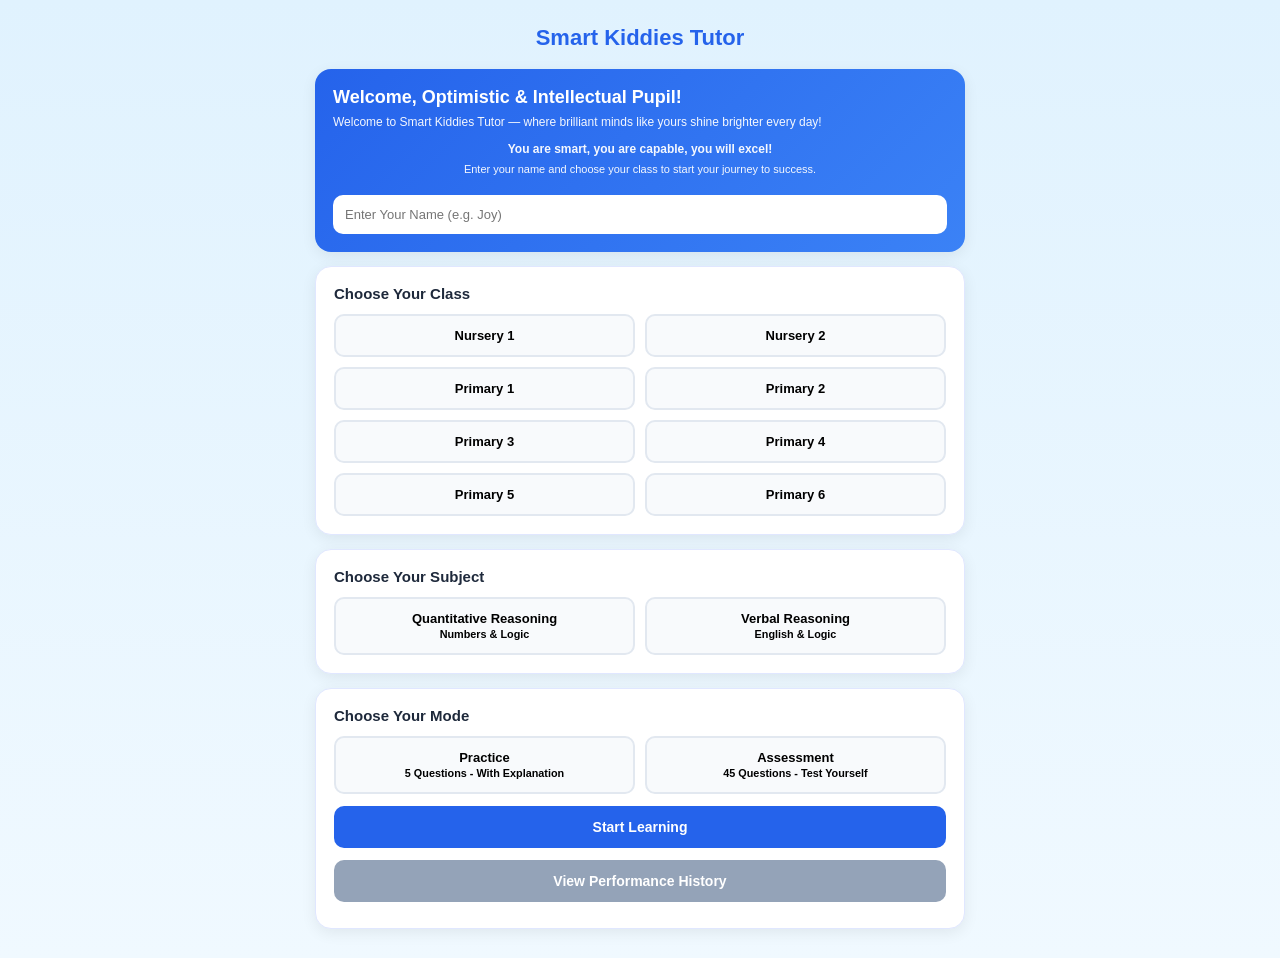
<file: index.html>
<!DOCTYPE html><html><head><meta charset='UTF-8'><meta name='viewport' content='width=device-width, initial-scale=1.0'><title>Smart Kiddies Tutor</title><style>*{box-sizing:border-box;margin:0;padding:0;font-family:'Segoe UI',Arial,sans-serif}body{background:linear-gradient(180deg,#e0f2fe 0%,#f0f9ff 100%);min-height:100vh;padding:15px}.top-title{text-align:center;color:#2563eb;font-size:22px;font-weight:800;margin:10px 0 18px}.card{background:white;border-radius:16px;padding:18px;margin:0 auto 14px;max-width:650px;box-shadow:0 4px 15px rgba(0,0,0,.07);border:1px solid #e0e7ff}.card-blue{background:linear-gradient(135deg,#2563eb,#3b82f6);color:white;border:none}.card-blue h2{font-size:18px;margin-bottom:6px} .card-blue p{font-size:12px;opacity:.95;line-height:1.4;margin-bottom:8px}.input-name{width:100%;padding:12px;border-radius:10px;border:none;margin-top:10px;font-size:13px;outline:none}h3.section-title{font-size:15px;color:#1e293b;margin-bottom:12px} .grid2{display:grid;grid-template-columns:1fr 1fr;gap:10px}.class-btn,.subject-btn,.mode-btn{border:2px solid #e2e8f0;border-radius:10px;padding:12px;text-align:center;cursor:pointer;font-size:13px;font-weight:600;background:#f8fafc;transition:.2s}.class-btn.selected,.subject-btn.selected,.mode-btn.selected{border-color:#2563eb;background:#eff6ff;color:#2563eb;transform:scale(1.02)}.btn{width:100%;padding:13px;border:none;border-radius:10px;font-weight:700;cursor:pointer;margin-top:12px;font-size:14px}.btn-primary{background:#2563eb;color:white} .btn-secondary{background:#94a3b8;color:white} .btn-danger{background:#f43f5e;color:white}.hidden{display:none} .progress{height:8px;background:#e2e8f0;border-radius:4px;overflow:hidden;margin:10px 0} .bar{height:100%;background:#2563eb;transition:.3s}.q-box{background:#f8fafc;border-radius:12px;padding:14px;margin:10px 0;border:1px solid #e2e8f0} .opt{padding:11px;border:2px solid #e2e8f0;border-radius:8px;margin:6px 0;cursor:pointer;background:white;font-size:13px} .opt.correct{background:#dcfce7;border-color:#22c55e} .opt.wrong{background:#fee2e2;border-color:#ef4444} .explain{background:#fffbeb;border:1px solid #fde68a;border-radius:8px;padding:8px;margin-top:8px;font-size:12px} .score-big{font-size:48px;font-weight:900;color:#2563eb;text-align:center} .hist-item{display:flex;justify-content:space-between;padding:14px;border-radius:12px;margin:10px 0;font-size:12px;cursor:pointer;background:linear-gradient(135deg,#ffffff,#f0f9ff);border:2px solid #e0e7ff;box-shadow:0 2px 8px rgba(0,0,0,.05);transition:.2s} .hist-item:hover{border-color:#2563eb;background:linear-gradient(135deg,#eff6ff,#dbeafe);transform:translateY(-2px);box-shadow:0 4px 12px rgba(37,99,235,.15)} .err{color:#ef4444;font-size:12px;margin-top:8px} .top-row{display:flex;justify-content:space-between;font-size:11px;color:#64748b;font-weight:700} .dash-box{background:#f1f5f9;border-radius:10px;padding:10px;margin-top:10px;display:flex;justify-content:space-between;align-items:center;font-size:12px}.cert-overlay{position:fixed;top:0;left:0;right:0;bottom:0;background:rgba(0,0,0,.7);display:flex;align-items:center;justify-content:center;z-index:999;padding:12px;overflow-y:auto}.cert-premium{width:100%;max-width:700px;background:linear-gradient(135deg,#ffffff 0%,#f0f9ff 100%);border-radius:12px;padding:6px;box-shadow:0 20px 60px rgba(0,0,0,.4);position:relative}.cert-inner{background:radial-gradient(ellipse at center,#ffffff 0%,#f8fbff 100%);border:8px double #d4af37;border-radius:8px;padding:28px 24px;text-align:center;position:relative;overflow:hidden}.cert-ribbon{background:linear-gradient(90deg,#d4af37,#fde68a,#d4af37);color:#7c5a00;font-weight:900;font-size:13px;letter-spacing:2px;padding:8px 20px;border-radius:20px;display:inline-block;margin-bottom:10px;box-shadow:0 2px 8px rgba(212,175,55,.4)}.cert-title{font-size:26px;font-weight:900;color:#1e3a8a;font-family:'Times New Roman',serif;letter-spacing:1px;margin:10px 0;text-shadow:1px 1px 0 #d4af37}.gold-line{height:3px;background:linear-gradient(90deg,transparent,#d4af37,#fde68a,#d4af37,transparent);margin:14px 0;border-radius:2px}.cert-to{font-style:italic;color:#1e3a8a;font-family:'Times New Roman',serif;font-size:18px;margin:6px 0}.cert-name{font-size:42px;font-weight:900;color:#1e40af;margin:14px 0;text-transform:uppercase;letter-spacing:2px;text-shadow:2px 2px 0 rgba(212,175,55,.3);font-family:'Times New Roman',serif}.cert-score-box{background:linear-gradient(135deg,#d4af37,#fde68a);color:#1e3a8a;padding:12px 24px;border-radius:12px;display:inline-block;margin:12px 0;box-shadow:0 4px 15px rgba(212,175,55,.4)}.cert-score-big{font-size:44px;font-weight:900} .cert-score-small{font-size:12px;font-weight:700}.cert-detail{font-size:13px;color:#334155;margin:3px 0;font-weight:600} .cert-motto{background:linear-gradient(90deg,#dbeafe,#eff6ff,#dbeafe);border:1px solid #d4af37;border-radius:8px;padding:10px;font-style:italic;color:#1e3a8a;font-size:12px;margin:14px 0;font-weight:600}.cert-bottom{display:flex;justify-content:space-between;align-items:end;margin-top:18px;flex-wrap:wrap;gap:10px}.cert-seal{width:110px;height:110px;background:radial-gradient(circle,#fde68a 0%,#d4af37 50%,#b8941f 100%);border-radius:50%;display:flex;flex-direction:column;align-items:center;justify-content:center;color:#1e3a8a;font-weight:900;font-size:9px;border:3px solid #fff;box-shadow:0 4px 15px rgba(0,0,0,.2)}.cert-sig{text-align:center;flex:1;min-width:100px} .cert-sig-line{border-top:1.5px solid #1e3a8a;width:110px;margin:0 auto 4px} .cert-sig-label{font-size:11px;color:#475569;font-weight:600}@media print{body *{visibility:hidden} .cert-premium, .cert-premium *{visibility:visible} .cert-premium{position:absolute;left:0;top:0;width:100%;box-shadow:none} .no-print{display:none}}}</style></head><body>
<div class="top-title">Smart Kiddies Tutor</div>
<div id="setup"><div class="card card-blue"><h2>Welcome, Optimistic & Intellectual Pupil!</h2><p>Welcome to Smart Kiddies Tutor — where brilliant minds like yours shine brighter every day!</p><p style="font-weight:700;text-align:center;margin:10px 0 4px">You are smart, you are capable, you will excel!</p><p style="text-align:center;font-size:11px">Enter your name and choose your class to start your journey to success.</p><input id="studentName" class="input-name" placeholder="Enter Your Name (e.g. Joy)"></div><div class="card"><h3 class="section-title">Choose Your Class</h3><div class="grid2"><div class="class-btn" data-class="Nursery 1" onclick="selectClass(this)">Nursery 1</div><div class="class-btn" data-class="Nursery 2" onclick="selectClass(this)">Nursery 2</div><div class="class-btn" data-class="Primary 1" onclick="selectClass(this)">Primary 1</div><div class="class-btn" data-class="Primary 2" onclick="selectClass(this)">Primary 2</div><div class="class-btn" data-class="Primary 3" onclick="selectClass(this)">Primary 3</div><div class="class-btn" data-class="Primary 4" onclick="selectClass(this)">Primary 4</div><div class="class-btn" data-class="Primary 5" onclick="selectClass(this)">Primary 5</div><div class="class-btn" data-class="Primary 6" onclick="selectClass(this)">Primary 6</div></div></div><div class="card"><h3 class="section-title">Choose Your Subject</h3><div class="grid2"><div class="subject-btn" data-sub="Quantitative" onclick="selectSubject(this)"><b>Quantitative Reasoning</b><br><small>Numbers & Logic</small></div><div class="subject-btn" data-sub="Verbal" onclick="selectSubject(this)"><b>Verbal Reasoning</b><br><small>English & Logic</small></div></div></div><div class="card"><h3 class="section-title">Choose Your Mode</h3><div class="grid2"><div class="mode-btn" data-mode="Practice" onclick="selectMode(this)"><b>Practice</b><br><small>5 Questions - With Explanation</small></div><div class="mode-btn" data-mode="Assessment" onclick="selectMode(this)"><b>Assessment</b><br><small>45 Questions - Test Yourself</small></div></div><button class="btn btn-primary" onclick="startQuiz()">Start Learning</button><button class="btn btn-secondary" onclick="showHistory()">View Performance History</button><div id="errorMsg" class="err"></div></div></div>
<div id="quiz" class="hidden" style="max-width:650px;margin:0 auto"><div class="card"><div class="top-row"><span id="modeBadge"></span><span id="classBadge"></span><span id="progressText"></span></div><div class="progress"><div class="bar" id="progressBar"></div></div><div class="q-box"><h3 id="questionText" style="font-size:14px"></h3><div id="optionsContainer"></div><div id="feedbackBox" class="hidden"></div></div><button class="btn btn-primary hidden" id="nextBtn" onclick="nextQuestion()">Next →</button><button class="btn btn-primary hidden" id="finishBtn" onclick="finishQuiz()">Finish & See Score</button><div class="dash-box"><span id="dashName"></span><span id="dashScore">Score: 0</span><button onclick="exitQuiz()" style="border:none;background:#f43f5e;color:white;padding:5px 12px;border-radius:6px;cursor:pointer">Exit</button></div></div></div>
<div id="result" class="hidden" style="max-width:650px;margin:0 auto"><div class="card"><h2 style="text-align:center">Result</h2><div class="score-big" id="scoreDisplay"></div><p id="encourageMsg" style="text-align:center;font-weight:800;margin:6px 0;font-size:16px"></p><p id="scoreDetails" style="text-align:center;margin:8px 0;font-size:13px;color:#475569"></p><div id="reviewContainer"></div><button class="btn btn-primary" onclick="showCertificateFromResult()">🎓 View & Print Premium Certificate</button><button class="btn btn-primary" style="background:#16a34a" onclick="resetApp()">Back to Home</button><button class="btn btn-secondary" onclick="showHistory()">View Performance History</button></div></div>
<div id="history" class="hidden" style="max-width:650px;margin:0 auto"><div class="card"><h3 style="font-size:15px">Performance History - Click for Certificate</h3><p style="font-size:11px;color:#64748b;margin:4px 0 12px">✨ Tap any card below to view your premium designed certificate ✨</p><div id="historyList"></div><button class="btn btn-danger" onclick="clearHistory()">Clear History</button><button class="btn btn-secondary" onclick="resetApp()">Back to Home</button></div></div>
<div id="certModal" class="hidden"><div class="cert-overlay" onclick="closeCert(event)"><div class="cert-premium" onclick="event.stopPropagation()"><div class="cert-inner"><div class="cert-ribbon">SMART KIDDIES TUTOR</div><div class="cert-title">Certificate of Achievement</div><div class="gold-line"></div><p class="cert-to">This is to certify that</p><div class="cert-name" id="certName">JOY</div><div class="cert-score-box"><div class="cert-score-big" id="certScore">100%</div><div class="cert-score-small" id="certScoreText">10/10 - Excellent</div></div><p class="cert-detail" id="certClass">Nursery 1 - Quantitative Reasoning</p><p class="cert-detail" id="certMode">Practice Mode - 5 Questions</p><p class="cert-detail">Date: <span id="certDate">21/10/2026</span></p><div class="cert-motto">"You are smart, you are capable, you will excel!"</div><div class="cert-bottom"><div class="cert-sig"><div class="cert-sig-line"></div><div class="cert-sig-label">Date</div><div style="font-size:11px;margin-top:4px" id="certDate2">21/10/2026</div></div><div class="cert-seal"><div style="margin-top:18px">SMART<br>KIDDIES<br>TUTOR</div><div style="background:#1e3a8a;color:white;padding:2px 8px;border-radius:4px;margin-top:4px;font-size:8px">EXCELLENCE</div></div><div class="cert-sig"><div style="display:flex;gap:20px;justify-content:center"><div><div class="cert-sig-line" style="width:70px"></div><div class="cert-sig-label">Director</div></div><div><div class="cert-sig-line" style="width:70px"></div><div class="cert-sig-label">Class Teacher</div></div></div></div></div><div class="no-print" style="display:flex;gap:10px;margin-top:15px"><button class="btn btn-primary" onclick="printCert()" style="margin:0;flex:1">🖨️ Print Certificate</button><button class="btn btn-secondary" onclick="closeCert()" style="margin:0;flex:1">Close</button></div></div></div></div></div>
<script>
const NurseryQ=[{q:"What number is 1?",o:["One","Two","Three"],a:"One",e:"1 is One."},{q:"What number is 2?",o:["One","Two","Three"],a:"Two",e:"2 is Two."},{q:"What number is 3?",o:["Two","Three","Four"],a:"Three",e:"3 is Three."},{q:"Count 1 apple",o:["1","2","3"],a:"1",e:"1 apple."},{q:"Count 2 stars",o:["1","2","3"],a:"2",e:"2 stars."},{q:"Count 3 balls",o:["2","3","4"],a:"3",e:"3 balls."},{q:"What comes after 1?",o:["2","3","4"],a:"2",e:"After 1 is 2."},{q:"What comes before 3?",o:["1","2","4"],a:"2",e:"Before 3 is 2."},{q:"1 + 1 = ?",o:["1","2","3"],a:"2",e:"1+1=2."},{q:"2 + 1 = ?",o:["2","3","4"],a:"3",e:"2+1=3."},{q:"Biggest? 1, 2, 3",o:["1","2","3"],a:"3",e:"3 biggest."},{q:"Smallest? 3, 2, 1",o:["3","2","1"],a:"1",e:"1 smallest."},{q:"How many eyes?",o:["1","2","3"],a:"2",e:"2 eyes."},{q:"How many hands?",o:["1","2","3"],a:"2",e:"2 hands."},{q:"What is 0?",o:["Zero","One","Two"],a:"Zero",e:"0 is Zero."},{q:"Count 4 cups",o:["3","4","5"],a:"4",e:"4 cups."},{q:"Count 5 books",o:["4","5","6"],a:"5",e:"5 books."},{q:"2 + 2 = ?",o:["3","4","5"],a:"4",e:"2+2=4."},{q:"3 + 1 = ?",o:["3","4","5"],a:"4",e:"3+1=4."},{q:"What after 2?",o:["1","3","4"],a:"3",e:"After 2 is 3."},{q:"What before 2?",o:["0","1","3"],a:"1",e:"Before 2 is 1."},{q:"Which is more? 1 or 2?",o:["1","2","Same"],a:"2",e:"2 more than 1."},{q:"Which is less? 2 or 1?",o:["2","1","Same"],a:"1",e:"1 less than 2."},{q:"Count 2 dogs",o:["1","2","3"],a:"2",e:"2 dogs."},{q:"Count 3 cats",o:["2","3","4"],a:"3",e:"3 cats."},{q:"What is 2?",o:["Two","Three","Four"],a:"Two",e:"2 is Two."},{q:"What is 4?",o:["Three","Four","Five"],a:"Four",e:"4 is Four."},{q:"What is 5?",o:["Four","Five","Six"],a:"Five",e:"5 is Five."},{q:"4 - 1 = ?",o:["2","3","4"],a:"3",e:"4-1=3."},{q:"3 - 1 = ?",o:["1","2","3"],a:"2",e:"3-1=2."},{q:"2 - 1 = ?",o:["0","1","2"],a:"1",e:"2-1=1."},{q:"Which is same? 2 and 2?",o:["Same","Different"],a:"Same",e:"2 and 2 same."},{q:"What after 3?",o:["2","4","5"],a:"4",e:"After 3 is 4."},{q:"What before 4?",o:["2","3","5"],a:"3",e:"Before 4 is 3."},{q:"Count 1 nose",o:["1","2","3"],a:"1",e:"1 nose."},{q:"Count 2 ears",o:["1","2","3"],a:"2",e:"2 ears."},{q:"How many legs cat?",o:["2","4","6"],a:"4",e:"Cat 4 legs."},{q:"What number is 3?",o:["Two","Three","Four"],a:"Three",e:"3 is Three."},{q:"Biggest? 2, 5, 1",o:["2","5","1"],a:"5",e:"5 biggest."},{q:"Smallest? 5, 3, 4",o:["5","3","4"],a:"3",e:"3 smallest."},{q:"1 + 2 = ?",o:["2","3","4"],a:"3",e:"1+2=3."},{q:"1 + 3 = ?",o:["3","4","5"],a:"4",e:"1+3=4."},{q:"2 + 3 = ?",o:["4","5","6"],a:"5",e:"2+3=5."},{q:"What after 4?",o:["3","5","6"],a:"5",e:"After 4 is 5."},{q:"What before 5?",o:["3","4","6"],a:"4",e:"Before 5 is 4."},{q:"Count 4 legs table?",o:["2","4","6"],a:"4",e:"Table 4 legs."},{q:"Count 5 fingers?",o:["4","5","6"],a:"5",e:"5 fingers."},{q:"What is 1?",o:["One","Two","Three"],a:"One",e:"1 is One."},{q:"Which is 3?",o:["2","3","4"],a:"3",e:"3 is Three."},{q:"Which is 5?",o:["4","5","6"],a:"5",e:"5 is Five."}];const NurseryV=[{q:"Which is letter? A, 1, 2",o:["A","1","2"],a:"A",e:"A is letter."},{q:"Which letter after A?",o:["B","C","D"],a:"B",e:"After A is B."},{q:"Which is A? Apple or 1?",o:["Apple","1","2"],a:"Apple",e:"Apple starts A."},{q:"Which begins with B? Ball, Cat, Dog",o:["Ball","Cat","Dog"],a:"Ball",e:"Ball B."},{q:"Which is vowel? A, B, C",o:["A","B","C"],a:"A",e:"A vowel."},{q:"How many letters CAT?",o:["2","3","4"],a:"3",e:"CAT 3 letters."},{q:"Which is word? Cat, 1, 2",o:["Cat","1","2"],a:"Cat",e:"Cat word."},{q:"Which is color? Red, Ball, Cat",o:["Red","Ball","Cat"],a:"Red",e:"Red color."},{q:"Which is animal? Dog, Cup, Book",o:["Dog","Cup","Book"],a:"Dog",e:"Dog animal."},{q:"Which is fruit? Apple, Chair, Table",o:["Apple","Chair","Table"],a:"Apple",e:"Apple fruit."},{q:"Which begins with C? Cup, Ball, Dog",o:["Cup","Ball","Dog"],a:"Cup",e:"Cup C."},{q:"Which begins with D? Dog, Egg, Fish",o:["Dog","Egg","Fish"],a:"Dog",e:"Dog D."},{q:"Letter after B?",o:["A","C","D"],a:"C",e:"After B is C."},{q:"Letter before B?",o:["A","C","D"],a:"A",e:"Before B is A."},{q:"Which is big? Elephant or Ant?",o:["Elephant","Ant","Same"],a:"Elephant",e:"Elephant big."},{q:"Which is small? Ant or Elephant?",o:["Ant","Elephant","Same"],a:"Ant",e:"Ant small."},{q:"Opposite of big?",o:["Small","Big","Tall"],a:"Small",e:"Big opposite small."},{q:"Opposite of up?",o:["Down","Up","In"],a:"Down",e:"Up opposite down."},{q:"Which is food? Rice, Shoe, Bag",o:["Rice","Shoe","Bag"],a:"Rice",e:"Rice food."},{q:"Which is body? Hand, Book, Pen",o:["Hand","Book","Pen"],a:"Hand",e:"Hand body."},{q:"Sound of A? Ah, Bu, Ca",o:["Ah","Bu","Ca"],a:"Ah",e:"A Ah."},{q:"Sound of B? Ah, Bu, Ca",o:["Ah","Bu","Ca"],a:"Bu",e:"B Bu."},{q:"First letter Ball?",o:["A","B","C"],a:"B",e:"Ball B."},{q:"Last letter Cat?",o:["C","A","T"],a:"T",e:"Cat T."},{q:"Which rhymes cat? Hat, Dog, Fish",o:["Hat","Dog","Fish"],a:"Hat",e:"Cat Hat rhyme."},{q:"Which is house? Chair, Lion, Fish",o:["Chair","Lion","Fish"],a:"Chair",e:"Chair house."},{q:"Which is day? Monday, Mango, Table",o:["Monday","Mango","Table"],a:"Monday",e:"Monday day."},{q:"Which is vowel? E, B, C",o:["E","B","C"],a:"E",e:"E vowel."},{q:"Which is vowel? I, K, L",o:["I","K","L"],a:"I",e:"I vowel."},{q:"Which is vowel? O, P, Q",o:["O","P","Q"],a:"O",e:"O vowel."},{q:"Which is vowel? U, X, Y",o:["U","X","Y"],a:"U",e:"U vowel."},{q:"Which begins with A? Apple, Ball, Cat",o:["Apple","Ball","Cat"],a:"Apple",e:"Apple A."},{q:"Which begins with E? Egg, Fish, Goat",o:["Egg","Fish","Goat"],a:"Egg",e:"Egg E."},{q:"How many vowels? A,E,I,O,U = ?",o:["3","4","5"],a:"5",e:"5 vowels."},{q:"First alphabet?",o:["A","B","Z"],a:"A",e:"A first."},{q:"Last alphabet?",o:["A","M","Z"],a:"Z",e:"Z last."},{q:"Which begins with M? Mango, Orange, Pear",o:["Mango","Orange","Pear"],a:"Mango",e:"Mango M."},{q:"Which begins with S? Sun, Moon, Star",o:["Sun","Moon","Star"],a:"Sun",e:"Sun S."},{q:"Which begins with Z? Zebra, Apple, Boy",o:["Zebra","Apple","Boy"],a:"Zebra",e:"Zebra Z."},{q:"Which is not letter? A, B, 7",o:["A","B","7"],a:"7",e:"7 number."},{q:"Which word? Book, 5, 9",o:["Book","5","9"],a:"Book",e:"Book word."},{q:"Which is 2 letters? Go, Cat, Ball",o:["Go","Cat","Ball"],a:"Go",e:"Go 2 letters."},{q:"Which is uppercase? a, B, c",o:["a","B","c"],a:"B",e:"B uppercase."},{q:"Which is lowercase? A, b, C",o:["A","b","C"],a:"b",e:"b lowercase."},{q:"Which begins with F? Fish, Goat, Hen",o:["Fish","Goat","Hen"],a:"Fish",e:"Fish F."},{q:"Which begins with G? Goat, Fish, Egg",o:["Goat","Fish","Egg"],a:"Goat",e:"Goat G."},{q:"Which is animal? Cat, Cup, Book",o:["Cat","Cup","Book"],a:"Cat",e:"Cat animal."},{q:"Which is fruit? Banana, Chair, Table",o:["Banana","Chair","Table"],a:"Banana",e:"Banana fruit."},{q:"Opposite of hot?",o:["Cold","Hot","Warm"],a:"Cold",e:"Hot opposite cold."},{q:"Same as happy?",o:["Sad","Happy","Angry"],a:"Happy",e:"Happy same."}];const Primary12Q=[{q:"What is 10?",o:["Ten","Nine","Eight"],a:"Ten",e:"10 Ten."},{q:"What after 9?",o:["8","10","11"],a:"10",e:"After 9 is 10."},{q:"What before 10?",o:["8","9","11"],a:"9",e:"Before 10 is 9."},{q:"Count 10 oranges",o:["9","10","11"],a:"10",e:"10 oranges."},{q:"Count 6 pencils",o:["5","6","7"],a:"6",e:"6 pencils."},{q:"Count 7 birds",o:["6","7","8"],a:"7",e:"7 birds."},{q:"Count 8 cups",o:["7","8","9"],a:"8",e:"8 cups."},{q:"Count 9 balls",o:["8","9","10"],a:"9",e:"9 balls."},{q:"What after 10?",o:["9","11","12"],a:"11",e:"After 10 is 11."},{q:"What after 11?",o:["10","12","13"],a:"12",e:"After 11 is 12."},{q:"What before 11?",o:["9","10","12"],a:"10",e:"Before 11 is 10."},{q:"What before 12?",o:["10","11","13"],a:"11",e:"Before 12 is 11."},{q:"5 + 5 = ?",o:["8","10","12"],a:"10",e:"5+5=10."},{q:"6 + 4 = ?",o:["8","10","12"],a:"10",e:"6+4=10."},{q:"10 - 5 = ?",o:["4","5","6"],a:"5",e:"10-5=5."},{q:"10 - 2 = ?",o:["7","8","9"],a:"8",e:"10-2=8."},{q:"What is 10 + 1?",o:["10","11","12"],a:"11",e:"10+1=11."},{q:"What is 10 + 2?",o:["11","12","13"],a:"12",e:"10+2=12."},{q:"Biggest? 10, 12, 11",o:["10","12","11"],a:"12",e:"12 biggest."},{q:"Smallest? 12, 11, 10",o:["12","11","10"],a:"10",e:"10 smallest."},{q:"What is 15?",o:["Fourteen","Fifteen","Sixteen"],a:"Fifteen",e:"15 Fifteen."},{q:"What is 12?",o:["Eleven","Twelve","Thirteen"],a:"Twelve",e:"12 Twelve."},{q:"What is 20?",o:["Ten","Twenty","Thirty"],a:"Twenty",e:"20 Twenty."},{q:"What after 15?",o:["14","16","17"],a:"16",e:"After 15 is 16."},{q:"What before 15?",o:["13","14","16"],a:"14",e:"Before 15 is 14."},{q:"6 + 2 = ?",o:["7","8","9"],a:"8",e:"6+2=8."},{q:"7 + 3 = ?",o:["9","10","11"],a:"10",e:"7+3=10."},{q:"8 + 2 = ?",o:["9","10","11"],a:"10",e:"8+2=10."},{q:"9 + 1 = ?",o:["9","10","11"],a:"10",e:"9+1=10."},{q:"12 - 2 = ?",o:["9","10","11"],a:"10",e:"12-2=10."},{q:"15 - 5 = ?",o:["9","10","11"],a:"10",e:"15-5=10."},{q:"Which is more? 10 or 15?",o:["10","15","Same"],a:"15",e:"15 more."},{q:"Which is less? 12 or 8?",o:["12","8","Same"],a:"8",e:"8 less."},{q:"Half of 10?",o:["4","5","6"],a:"5",e:"Half 10 is 5."},{q:"Double of 5?",o:["8","10","12"],a:"10",e:"Double 5 is 10."},{q:"Count 15 books",o:["14","15","16"],a:"15",e:"15 books."},{q:"Count 20 students",o:["19","20","21"],a:"20",e:"20 students."},{q:"What after 19?",o:["18","20","21"],a:"20",e:"After 19 is 20."},{q:"What before 20?",o:["18","19","21"],a:"19",e:"Before 20 is 19."},{q:"10 + 5 = ?",o:["14","15","16"],a:"15",e:"10+5=15."},{q:"10 + 10 = ?",o:["15","20","25"],a:"20",e:"10+10=20."},{q:"15 + 2 = ?",o:["16","17","18"],a:"17",e:"15+2=17."},{q:"18 - 3 = ?",o:["14","15","16"],a:"15",e:"18-3=15."},{q:"20 - 10 = ?",o:["8","10","12"],a:"10",e:"20-10=10."},{q:"What is 13?",o:["Twelve","Thirteen","Fourteen"],a:"Thirteen",e:"13 Thirteen."},{q:"What is 14?",o:["Thirteen","Fourteen","Fifteen"],a:"Fourteen",e:"14 Fourteen."},{q:"What is 18?",o:["Seventeen","Eighteen","Nineteen"],a:"Eighteen",e:"18 Eighteen."},{q:"Biggest? 15, 18, 12",o:["15","18","12"],a:"18",e:"18 biggest."},{q:"Smallest? 14, 10, 18",o:["14","10","18"],a:"10",e:"10 smallest."},{q:"Which is same? 10 and 10?",o:["Same","Different"],a:"Same",e:"10 and 10 same."}];const Primary12V=[{q:"Which is noun? Girl, Run, Quickly",o:["Girl","Run","Quickly"],a:"Girl",e:"Girl noun."},{q:"Which is verb? Jump, Book, Table",o:["Jump","Book","Table"],a:"Jump",e:"Jump verb."},{q:"Which is color? Blue, Dog, Cat",o:["Blue","Dog","Cat"],a:"Blue",e:"Blue color."},{q:"How many days in week?",o:["5","7","12"],a:"7",e:"7 days."},{q:"How many months in year?",o:["10","12","15"],a:"12",e:"12 months."},{q:"Opposite of big?",o:["Small","Big","Tall"],a:"Small",e:"Big opposite small."},{q:"Opposite of happy?",o:["Sad","Happy","Glad"],a:"Sad",e:"Happy opposite sad."},{q:"Same as big?",o:["Large","Small","Tiny"],a:"Large",e:"Big same large."},{q:"Same as happy?",o:["Sad","Glad","Angry"],a:"Glad",e:"Happy same glad."},{q:"Which is fruit? Mango, Chair, Table",o:["Mango","Chair","Table"],a:"Mango",e:"Mango fruit."},{q:"Which is animal? Lion, Cup, Book",o:["Lion","Cup","Book"],a:"Lion",e:"Lion animal."},{q:"Which is food? Beans, Shoe, Bag",o:["Beans","Shoe","Bag"],a:"Beans",e:"Beans food."},{q:"A, An? ___ egg",o:["A","An","The"],a:"An",e:"An egg."},{q:"A, An? ___ ball",o:["A","An","The"],a:"A",e:"A ball."},{q:"Which is correct? I am, I is, I are",o:["I am","I is","I are"],a:"I am",e:"I am correct."},{q:"Which is correct? He is, He are, He am",o:["He is","He are","He am"],a:"He is",e:"He is correct."},{q:"Plural of boy?",o:["Boys","Boyes","Boy"],a:"Boys",e:"Boys plural."},{q:"Plural of book?",o:["Books","Bookes","Book"],a:"Books",e:"Books plural."},{q:"Past of go?",o:["Goed","Went","Gone"],a:"Went",e:"Went past go."},{q:"Past of eat?",o:["Ate","Eated","Eaten"],a:"Ate",e:"Ate past eat."},{q:"Which is sentence? The boy runs, The boy run, The boy running",o:["The boy runs,The boy run,The boy running"],a:"The boy runs",e:"The boy runs sentence."},{q:"Capital starts sentence?",o:["Yes","No"],a:"Yes",e:"Capital starts sentence."},{q:"Full stop ends sentence?",o:["Yes","No"],a:"Yes",e:"Full stop ends sentence."},{q:"Which is question? What is your name?, My name Joy, Joy girl",o:["What is your name?,My name Joy,Joy girl"],a:"What is your name?",e:"Question has ?"},{q:"Which is pronoun? He, Book, Table",o:["He","Book","Table"],a:"He",e:"He pronoun."},{q:"Opposite of up?",o:["Down","Up","In"],a:"Down",e:"Up opposite down."},{q:"Opposite of in?",o:["Out","In","On"],a:"Out",e:"In opposite out."},{q:"Opposite of day?",o:["Night","Day","Light"],a:"Night",e:"Day opposite night."},{q:"Same as small?",o:["Tiny","Big","Large"],a:"Tiny",e:"Small same tiny."},{q:"Which is verb? Eat, Book, Pen",o:["Eat","Book","Pen"],a:"Eat",e:"Eat verb."},{q:"Which is adjective? Big, Run, Boy",o:["Big","Run","Boy"],a:"Big",e:"Big adjective."},{q:"What is he? Boy",o:["Boy","Girl"],a:"Boy",e:"He boy."},{q:"What is she? Girl",o:["Boy","Girl"],a:"Girl",e:"She girl."},{q:"Which is correct? She is, She are, She am",o:["She is","She are","She am"],a:"She is",e:"She is correct."},{q:"Which is correct? They are, They is, They am",o:["They are,They is,They am"],a:"They are",e:"They are correct."},{q:"Opposite of good?",o:["Bad","Good","Best"],a:"Bad",e:"Good opposite bad."},{q:"Same as good?",o:["Bad","Nice","Small"],a:"Nice",e:"Good same nice."},{q:"Which is question word? What, Book, Table",o:["What","Book","Table"],a:"What",e:"What question word."},{q:"Which is vowel? A, B, C",o:["A","B","C"],a:"A",e:"A vowel."},{q:"Which is consonant? B, A, E",o:["B","A","E"],a:"B",e:"B consonant."},{q:"What is ABC?",o:["Letters","Numbers","Words"],a:"Letters",e:"ABC letters."},{q:"Which spelling correct? Cat, Kat, Cta",o:["Cat","Kat","Cta"],a:"Cat",e:"Cat correct."},{q:"Which correct? Book, Boook, Bok",o:["Book","Boook","Bok"],a:"Book",e:"Book correct."},{q:"How many letters in BOY?",o:["2","3","4"],a:"3",e:"BOY 3 letters."},{q:"How many letters in GIRL?",o:["3","4","5"],a:"4",e:"GIRL 4 letters."},{q:"Which begins with S? Sun, Moon, Star",o:["Sun","Moon","Star"],a:"Sun",e:"Sun S."},{q:"Which begins with T? Table, Chair, Book",o:["Table","Chair","Book"],a:"Table",e:"Table T."},{q:"Which is body? Leg, Book, Pen",o:["Leg","Book","Pen"],a:"Leg",e:"Leg body."},{q:"Which is school thing? Bag, Lion, Fish",o:["Bag","Lion","Fish"],a:"Bag",e:"Bag school."},{q:"Past of come?",o:["Comed","Came","Come"],a:"Came",e:"Came past come."},{q:"Past of see?",o:["Seed","Saw","Seen"],a:"Saw",e:"Saw past see."}];const HardQ=[{q:"Place value 8 in 48216",o:["8","80","8000","800"],a:"8000",e:"8 thousands 8000."},{q:"36405 in words",o:["Thirty-six thousand four hundred and five","Thirty-six thousand forty-five","Three thousand six hundred","Thirty-six thousand four fifty"],a:"Thirty-six thousand four hundred and five",e:"36405 words."},{q:"Round 7846 nearest hundred",o:["7800","7900","7850","8000"],a:"7800",e:"7800 nearest hundred."},{q:"Greatest 56789 56879 56798 56987",o:["56789","56879","56798","56987"],a:"56987",e:"56987 greatest."},{q:"Roman 40",o:["XXXX","XL","LX","VL"],a:"XL",e:"XL 40."},{q:"Successor 9999",o:["9998","10000","10001","9900"],a:"10000",e:"10000 successor."},{q:"8306 expanded",o:["8000+300+6","8000+30+6","800+300+6","8000+300+60"],a:"8000+300+6",e:"8000+300+6."},{q:"Divisible by 5",o:["342","457","685","791"],a:"685",e:"685 ends 5."},{q:"Ascending 4208 4082 4820 4280",o:["4082 4208 4280 4820","4820 4280 4208 4082","4208 4082 4820 4280","4082 4280 4208 4820"],a:"4082 4208 4280 4820",e:"Ascending order."},{q:"Value 6 in 162735",o:["600","6000","60000","600000"],a:"60000",e:"60000 value."},{q:"4786+2957",o:["7643","7743","7843","7943"],a:"7743",e:"7743 sum."},{q:"15628+8475",o:["23103","24003","24103","24203"],a:"24103",e:"24103 sum."},{q:"9000-3768",o:["5132","5232","5332","6232"],a:"5232",e:"5232."},{q:"20000-8956",o:["11044","11144","12044","12144"],a:"11044",e:"11044."},{q:"Estimate 398+612",o:["900","1000","1100","1200"],a:"1000",e:"1000 estimate."},{q:"Library 2845+1679",o:["4424","4514","4524","4624"],a:"4524",e:"4524 total."},{q:"Farmer 6250-3875",o:["2275","2375","2475","2575"],a:"2375",e:"2375 left."},{q:"7865 to 12000",o:["4035","4125","4135","4235"],a:"4135",e:"4135 needed."},{q:"Trader 18500+23750",o:["41250","42250","42150","43250"],a:"42250",e:"42250 total."},{q:"Tank 15000-6785",o:["8115","8215","8315","9215"],a:"8215",e:"8215 left."},{q:"236x4",o:["844","924","944","964"],a:"944",e:"944."},{q:"125x16",o:["1500","1750","2000","2250"],a:"2000",e:"2000."},{q:"308x7",o:["2056","2156","2256","2356"],a:"2156",e:"2156."},{q:"2856/8",o:["347","357","367","377"],a:"357",e:"357."},{q:"4536/12",o:["368","378","388","398"],a:"378",e:"378."},{q:"144x25",o:["3400","3500","3600","3700"],a:"3600",e:"3600."},{q:"1728/24",o:["62","72","82","92"],a:"72",e:"72."},{q:"5x?=150",o:["20","25","30","35"],a:"30",e:"30."},{q:"65x6",o:["360","380","390","400"],a:"390",e:"390."},{q:"987/9",o:["99","109","119","129"],a:"109",e:"109."},{q:"Simplify 12/16",o:["1/2","3/4","2/3","4/5"],a:"3/4",e:"3/4."},{q:"2/7+3/7",o:["2/7","5/7","5/14","1/7"],a:"5/7",e:"5/7."},{q:"3/4 of 40",o:["20","25","30","35"],a:"30",e:"30."},{q:"Seven-tenths decimal",o:["0.07","0.7","7.0","0.007"],a:"0.7",e:"0.7."},{q:"4.5+2.3",o:["6.5","6.8","7.2","7.8"],a:"6.8",e:"6.8."},{q:"25% of 200",o:["25","40","50","75"],a:"50",e:"50."},{q:"Largest 1/2 2/3 3/5 1/4",o:["1/2","2/3","3/5","1/4"],a:"2/3",e:"2/3 largest."},{q:"1/5 decimal",o:["0.2","0.5","1.5","2.0"],a:"0.2",e:"0.2."},{q:"Pizza 8 slices 3 eaten remains",o:["3/8","5/8","3/5","8/3"],a:"5/8",e:"5/8."},{q:"6.75-2.25",o:["3.50","4.00","4.50","5.00"],a:"4.50",e:"4.50."},{q:"Rectangle 15x9 perimeter",o:["24","36","48","135"],a:"48",e:"48 perimeter."},{q:"Square 8 area",o:["16","32","64","72"],a:"64",e:"64 area."},{q:"Right angle",o:["45°","90°","180°","360°"],a:"90°",e:"90°."},{q:"4.5km to m",o:["450","4050","4500","45000"],a:"4500",e:"4500m."},{q:"3.25kg to g",o:["325","3025","3250","32500"],a:"3250",e:"3250g."},{q:"10:35 to 12:05",o:["1h20m","1h30m","1h40m","2h"],a:"1h30m",e:"1h30m."},{q:"5 bags 18400",o:["82000","90000","92000","94000"],a:"92000",e:"92000."},{q:"Garden 20x12 area",o:["32","120","240","480"],a:"240",e:"240 area."},{q:"840 pupils 3/7 girls",o:["240","300","360","420"],a:"360",e:"360 girls."},{q:"Tank 2500 875+1250 more",o:["275","325","375","425"],a:"375",e:"375."}];const HardV=[{q:"Which word means same as reluctant?",o:["Eager","Unwilling","Excited","Ready"],a:"Unwilling",e:"Reluctant means unwilling."},{q:"Opposite of transparent?",o:["Clear","Bright","Opaque","Shiny"],a:"Opaque",e:"Opaque opposite transparent."},{q:"Same as fortunate?",o:["Lucky","Unhappy","Careless","Poor"],a:"Lucky",e:"Fortunate = Lucky."},{q:"Opposite of temporary?",o:["Brief","Permanent","Short","Sudden"],a:"Permanent",e:"Permanent opposite temporary."},{q:"Same as observe?",o:["Watch","Forget","Hide","Ignore"],a:"Watch",e:"Observe = watch."},{q:"Opposite of humble?",o:["Modest","Proud","Gentle","Patient"],a:"Proud",e:"Humble opposite proud."},{q:"Same as enormous?",o:["Narrow","Minute","Immense","Ordinary"],a:"Immense",e:"Enormous = immense."},{q:"Opposite of frequent?",o:["Regular","Common","Occasional","Rare"],a:"Rare",e:"Frequent often rare not often."},{q:"Same as accurate?",o:["Correct","Wrong","Doubtful","Unclear"],a:"Correct",e:"Accurate = correct."},{q:"Opposite of optimistic?",o:["Hopeful","Cheerful","Pessimistic","Confident"],a:"Pessimistic",e:"Optimistic opposite pessimistic."},{q:"Author novel poet is to?",o:["Poem","Newspaper","Dictionary","Letterbox"],a:"Poem",e:"Poet writes poem."},{q:"Thermometer temp barometer is to?",o:["Speed","Air pressure","Distance","Weight"],a:"Air pressure",e:"Barometer air pressure."},{q:"Seed plant egg is to?",o:["Nest","Chick","Feather","Beak"],a:"Chick",e:"Egg hatches chick."},{q:"NOT belong Mercury Venus Earth Atlantic",o:["Mercury","Venus","Earth","Atlantic"],a:"Atlantic",e:"Atlantic ocean not planet."},{q:"Compass direction clock is to?",o:["Distance","Time","Weight","Temperature"],a:"Time",e:"Clock measures time."},{q:"Different Copper Iron Aluminium Cotton",o:["Copper","Iron","Aluminium","Cotton"],a:"Cotton",e:"Cotton not metal."},{q:"Chef kitchen judge is to?",o:["Courtroom","Laboratory","Stadium","Workshop"],a:"Courtroom",e:"Judge courtroom."},{q:"Renewable energy?",o:["Coal","Petrol","Solar energy","Natural gas"],a:"Solar energy",e:"Solar renewable."},{q:"NOT belong Democracy Monarchy Republic Rectangle",o:["Democracy","Monarchy","Republic","Rectangle"],a:"Rectangle",e:"Rectangle shape."},{q:"Paw cat hoof is to?",o:["Horse","Eagle","Snake","Fish"],a:"Horse",e:"Horse hoof."},{q:"Each pupils ___ pencil",o:["have","has","are having","Each pupils has"],a:"has",e:"Each takes has."},{q:"Adverb athlete ran swiftly",o:["Athlete","Ran","Swiftly","Field"],a:"Swiftly",e:"Swiftly adverb."},{q:"Past tense seek",o:["Seeked","Sought","Seeking","Seeks"],a:"Sought",e:"Sought past seek."},{q:"If I ___ money would buy bicycle",o:["Have","Had","Has","Having"],a:"Had",e:"Had conditional."},{q:"Passive ball was kicked",o:["The boy kicked","The ball was kicked","The boy is kicking","The boy kicks"],a:"The ball was kicked by the boy",e:"Passive voice."},{q:"Woman ___ won award",o:["Which","Whom","Who","Whose"],a:"Who",e:"Who for person."},{q:"Preposition beneath",o:["Cat","Hid","Beneath","Table"],a:"Beneath",e:"Beneath preposition."},{q:"Comparative good",o:["Gooder","More good","Best","Better"],a:"Better",e:"Better comparative good."},{q:"Apostrophe children's",o:["childrens'","children's","childrens books'","childrens"],a:"children's",e:"children's correct."},{q:"Neither teacher nor pupils ___ late",o:["Was","Is","Were","Be"],a:"Were",e:"Were agrees pupils."},{q:"Suffix to kind",o:["Unkind","Kindly","Kindness","Both B and C"],a:"Both B and C",e:"Both suffix."},{q:"Spelt privilege",o:["Priviledge","Privilege","Privelege","Privillage"],a:"Privilege",e:"Privilege correct."},{q:"Prefix mis- means",o:["Again","Before","Wrongly","Without"],a:"Wrongly",e:"Mis wrongly."},{q:"Compound toothpaste",o:["Nevertheless","Toothpaste","Wonderful","Carefully"],a:"Toothpaste",e:"Toothpaste compound."},{q:"Noun decide",o:["Decisive","Decision","Decidingly","Decided"],a:"Decision",e:"Decision noun."},{q:"Spelt Accommodation",o:["Accomodation","Accommodation","Acommodation","Accommadation"],a:"Accommodation",e:"Accommodation correct."},{q:"Opposite legal il-",o:["Illegal","Unlegal","Dislegal","Relegal"],a:"Illegal",e:"Illegal opposite legal."},{q:"Plural analysis",o:["Analysises","Analysis","Analyses","Analysies"],a:"Analyses",e:"Analyses plural."},{q:"Adjective danger",o:["Dangerously","Endanger","Dangerous","Danger"],a:"Dangerous",e:"Dangerous adjective."},{q:"Diphthong Coin",o:["Coin","Bed","Sit","Cup"],a:"Coin",e:"Coin diphthong."},{q:"Amaka visited when?",o:["Friday","Saturday morning","Sunday","Monday"],a:"Saturday morning",e:"Saturday morning."},{q:"Amaka watered?",o:["Flowers","Vegetables","Trees","Grass"],a:"Vegetables",e:"Vegetables garden."},{q:"Collect eggs where?",o:["Kitchen","Market","Poultry house","Storeroom"],a:"Poultry house",e:"Poultry house."},{q:"Grandmother gave?",o:["Basket of oranges","Bag of rice","Bananas","Books"],a:"Basket of oranges",e:"Basket oranges."},{q:"Sharing shows?",o:["Selfish","Generous","Careless","Impatient"],a:"Generous",e:"Generous."},{q:"Sequence A D G J ?",o:["K","L","M","N"],a:"M",e:"M add 3."},{q:"Tola older Femi older Kunle youngest?",o:["Tola","Femi","Kunle","Same"],a:"Kunle",e:"Kunle youngest."},{q:"Face south turn left?",o:["East","West","North","South"],a:"East",e:"East."},{q:"Mammals breathe air whale?",o:["Whales breathe air","Live only land","All animals whales","Whales are fish"],a:"Whales breathe air",e:"Whales breathe air."},{q:"Planting watering germinating growing third?",o:["Planting","Watering","Germinating","Growing"],a:"Germinating",e:"Germinating third."}];const BANK={"Quantitative":{"Nursery 1":NurseryQ,"Nursery 2":NurseryQ,"Primary 1":Primary12Q,"Primary 2":Primary12Q,"Primary 3":HardQ,"Primary 4":HardQ,"Primary 5":HardQ,"Primary 6":HardQ},"Verbal":{"Nursery 1":NurseryV,"Nursery 2":NurseryV,"Primary 1":Primary12V,"Primary 2":Primary12V,"Primary 3":HardV,"Primary 4":HardV,"Primary 5":HardV,"Primary 6":HardV}};let selClass=null,selSub=null,selMode=null,curQ=[],idx=0,sc=0,ans=[],student={},lastResult=null;function selectClass(el){document.querySelectorAll('.class-btn').forEach(b=>b.classList.remove('selected'));el.classList.add('selected');selClass=el.dataset.class}function selectSubject(el){document.querySelectorAll('.subject-btn').forEach(b=>b.classList.remove('selected'));el.classList.add('selected');selSub=el.dataset.sub}function selectMode(el){document.querySelectorAll('.mode-btn').forEach(b=>b.classList.remove('selected'));el.classList.add('selected');selMode=el.dataset.mode}function startQuiz(){const name=document.getElementById('studentName').value.trim();const err=document.getElementById('errorMsg');err.textContent='';if(!name){err.textContent='Please enter your name';return}if(!selClass){err.textContent='Please choose your class';return}if(!selSub){err.textContent='Please choose subject';return}if(!selMode){err.textContent='Please choose mode';return}student={name,cls:selClass,sub:selSub,mode:selMode};let pool=[...BANK[selSub][selClass]];for(let i=pool.length-1;i>0;i--){let j=Math.floor(Math.random()*(i+1));[pool[i],pool[j]]=[pool[j],pool[i]]}const count=selMode==='Practice'?5:45;curQ=pool.slice(0,count);idx=0;sc=0;ans=[];document.getElementById('setup').classList.add('hidden');document.getElementById('quiz').classList.remove('hidden');document.getElementById('modeBadge').textContent=selMode+' ('+count+' Qs)';document.getElementById('classBadge').textContent=selClass+' | '+selSub;document.getElementById('dashName').textContent=name+' - '+selClass;document.getElementById('dashScore').textContent='Score: 0';showQ()}function showQ(){const q=curQ[idx];document.getElementById('questionText').textContent='Q'+(idx+1)+': '+q.q;document.getElementById('progressText').textContent=(idx+1)+'/'+curQ.length;document.getElementById('progressBar').style.width=((idx+1)/curQ.length*100)+'%';const opts=document.getElementById('optionsContainer');opts.innerHTML='';document.getElementById('feedbackBox').classList.add('hidden');document.getElementById('nextBtn').classList.add('hidden');document.getElementById('finishBtn').classList.add('hidden');q.o.forEach(o=>{const d=document.createElement('div');d.className='opt';d.textContent=o;d.onclick=()=>choose(o,d);opts.appendChild(d)})}function choose(opt,el){const q=curQ[idx];const all=document.querySelectorAll('.opt');all.forEach(o=>o.style.pointerEvents='none');const ok=opt===q.a;if(ok)sc++;document.getElementById('dashScore').textContent='Score: '+sc;ans.push({q:q.q,sel:opt,cor:q.a,ok,exp:q.e});if(student.mode==='Practice'){all.forEach(o=>{if(o.textContent===q.a)o.classList.add('correct');else if(o===el&&!ok)o.classList.add('wrong')});const fb=document.getElementById('feedbackBox');fb.classList.remove('hidden');fb.innerHTML='<div class="explain"><b>'+(ok?'✅ Correct!':'❌ Wrong')+'</b><br>Correct: <b>'+q.a+'</b><br>💡 '+q.e+'</div>';if(idx<curQ.length-1)document.getElementById('nextBtn').classList.remove('hidden');else document.getElementById('finishBtn').classList.remove('hidden')}else{el.style.background='#dbeafe';el.style.borderColor='#2563eb';if(idx<curQ.length-1)setTimeout(()=>{idx++;showQ()},400);else setTimeout(()=>finishQuiz(),400)}}function nextQuestion(){idx++;showQ()}function finishQuiz(){document.getElementById('quiz').classList.add('hidden');document.getElementById('result').classList.remove('hidden');const pct=Math.round(sc/curQ.length*100);lastResult={name:student.name,cls:student.cls,sub:student.sub,mode:student.mode,score:sc+'/'+curQ.length,pct,date:new Date().toLocaleDateString()};document.getElementById('scoreDisplay').textContent=pct+'%';let msg='';if(pct>=80)msg='🎉 Bravo! Excellent! '+student.name+'!';else if(pct>=60)msg='👍 Good Job! Keep It Up, '+student.name+'!';else if(pct>=40)msg='💪 You Can Do Better! Keep Trying!';else msg='📚 Keep Practicing! You Will Excel, '+student.name+'!';document.getElementById('encourageMsg').textContent=msg;document.getElementById('scoreDetails').textContent=student.name+' ('+student.cls+') scored '+sc+'/'+curQ.length+' in '+student.sub+' - '+student.mode;let rev='';ans.forEach((a,i)=>{rev+='<div class="q-box" style="font-size:12px"><b>Q'+(i+1)+': '+a.q+'</b><br>Your: '+a.sel+' '+(a.ok?'✅':'❌')+' | Correct: <b>'+a.cor+'</b><br><span class="explain" style="display:block;margin-top:4px">💡 '+a.exp+'</span></div>'});document.getElementById('reviewContainer').innerHTML=rev;saveHistory()}function saveHistory(){const hist=JSON.parse(localStorage.getItem('kiddies_hist')||'[]');hist.unshift(lastResult);localStorage.setItem('kiddies_hist',JSON.stringify(hist.slice(0,30)))}function showHistory(){document.getElementById('setup').classList.add('hidden');document.getElementById('quiz').classList.add('hidden');document.getElementById('result').classList.add('hidden');document.getElementById('history').classList.remove('hidden');const hist=JSON.parse(localStorage.getItem('kiddies_hist')||'[]');const list=document.getElementById('historyList');if(hist.length===0){list.innerHTML='<p style="text-align:center;color:#94a3b8;font-size:13px;padding:20px">No history yet. Start learning to see your scores here.</p>';return}list.innerHTML=hist.map((h,i)=>'<div class="hist-item" onclick="openCert('+i+')"><div><b style=color:#1e40af;font-size:14px>'+h.name+'</b> - <b>'+h.cls+'</b><br><small>'+h.sub+' • '+h.mode+' • '+h.date+'</small><br><span style=background:linear-gradient(90deg,#d4af37,#fde68a);padding:2px 8px;border-radius:10px;font-size:10px;font-weight:700;color:#7c5a00;margin-top:4px;display:inline-block>📜 Click for Premium Certificate</span></div><div style=text-align:right><div style=font-size:20px;font-weight:900;color:#16a34a>'+h.pct+'%</div><div style=font-size:12px;font-weight:700>'+h.score+'</div></div></div>').join('')}function openCert(i){const hist=JSON.parse(localStorage.getItem('kiddies_hist')||'[]');const h=hist[i];if(!h)return;document.getElementById('certName').textContent=h.name;document.getElementById('certClass').textContent=h.cls+' - '+h.sub;document.getElementById('certMode').textContent=h.mode+' Mode - '+h.score.split('/')[1]+' Questions';document.getElementById('certScore').textContent=h.pct+'%';document.getElementById('certScoreText').textContent=h.score+' - '+(h.pct>=80?'Excellent':h.pct>=60?'Good Job':'Keep Trying');document.getElementById('certDate').textContent=h.date;document.getElementById('certDate2').textContent=h.date;document.getElementById('certModal').classList.remove('hidden')}function showCertificateFromResult(){if(!lastResult)return;document.getElementById('certName').textContent=lastResult.name;document.getElementById('certClass').textContent=lastResult.cls+' - '+lastResult.sub;document.getElementById('certMode').textContent=lastResult.mode+' Mode - '+lastResult.score.split('/')[1]+' Questions';document.getElementById('certScore').textContent=lastResult.pct+'%';document.getElementById('certScoreText').textContent=lastResult.score+' - '+(lastResult.pct>=80?'Excellent':lastResult.pct>=60?'Good Job':'Keep Trying');document.getElementById('certDate').textContent=lastResult.date;document.getElementById('certDate2').textContent=lastResult.date;document.getElementById('certModal').classList.remove('hidden')}function closeCert(e){if(e && e.target && e.target.classList.contains('cert-overlay')) document.getElementById('certModal').classList.add('hidden'); else if(!e || e.target && e.target.tagName==='BUTTON') document.getElementById('certModal').classList.add('hidden')}function printCert(){window.print()}function clearHistory(){localStorage.removeItem('kiddies_hist');showHistory()}function resetApp(){document.getElementById('history').classList.add('hidden');document.getElementById('quiz').classList.add('hidden');document.getElementById('result').classList.add('hidden');document.getElementById('certModal').classList.add('hidden');document.getElementById('setup').classList.remove('hidden')}function exitQuiz(){if(confirm('Exit quiz? Progress will be lost.'))resetApp()}
</script></body></html>
</file>
